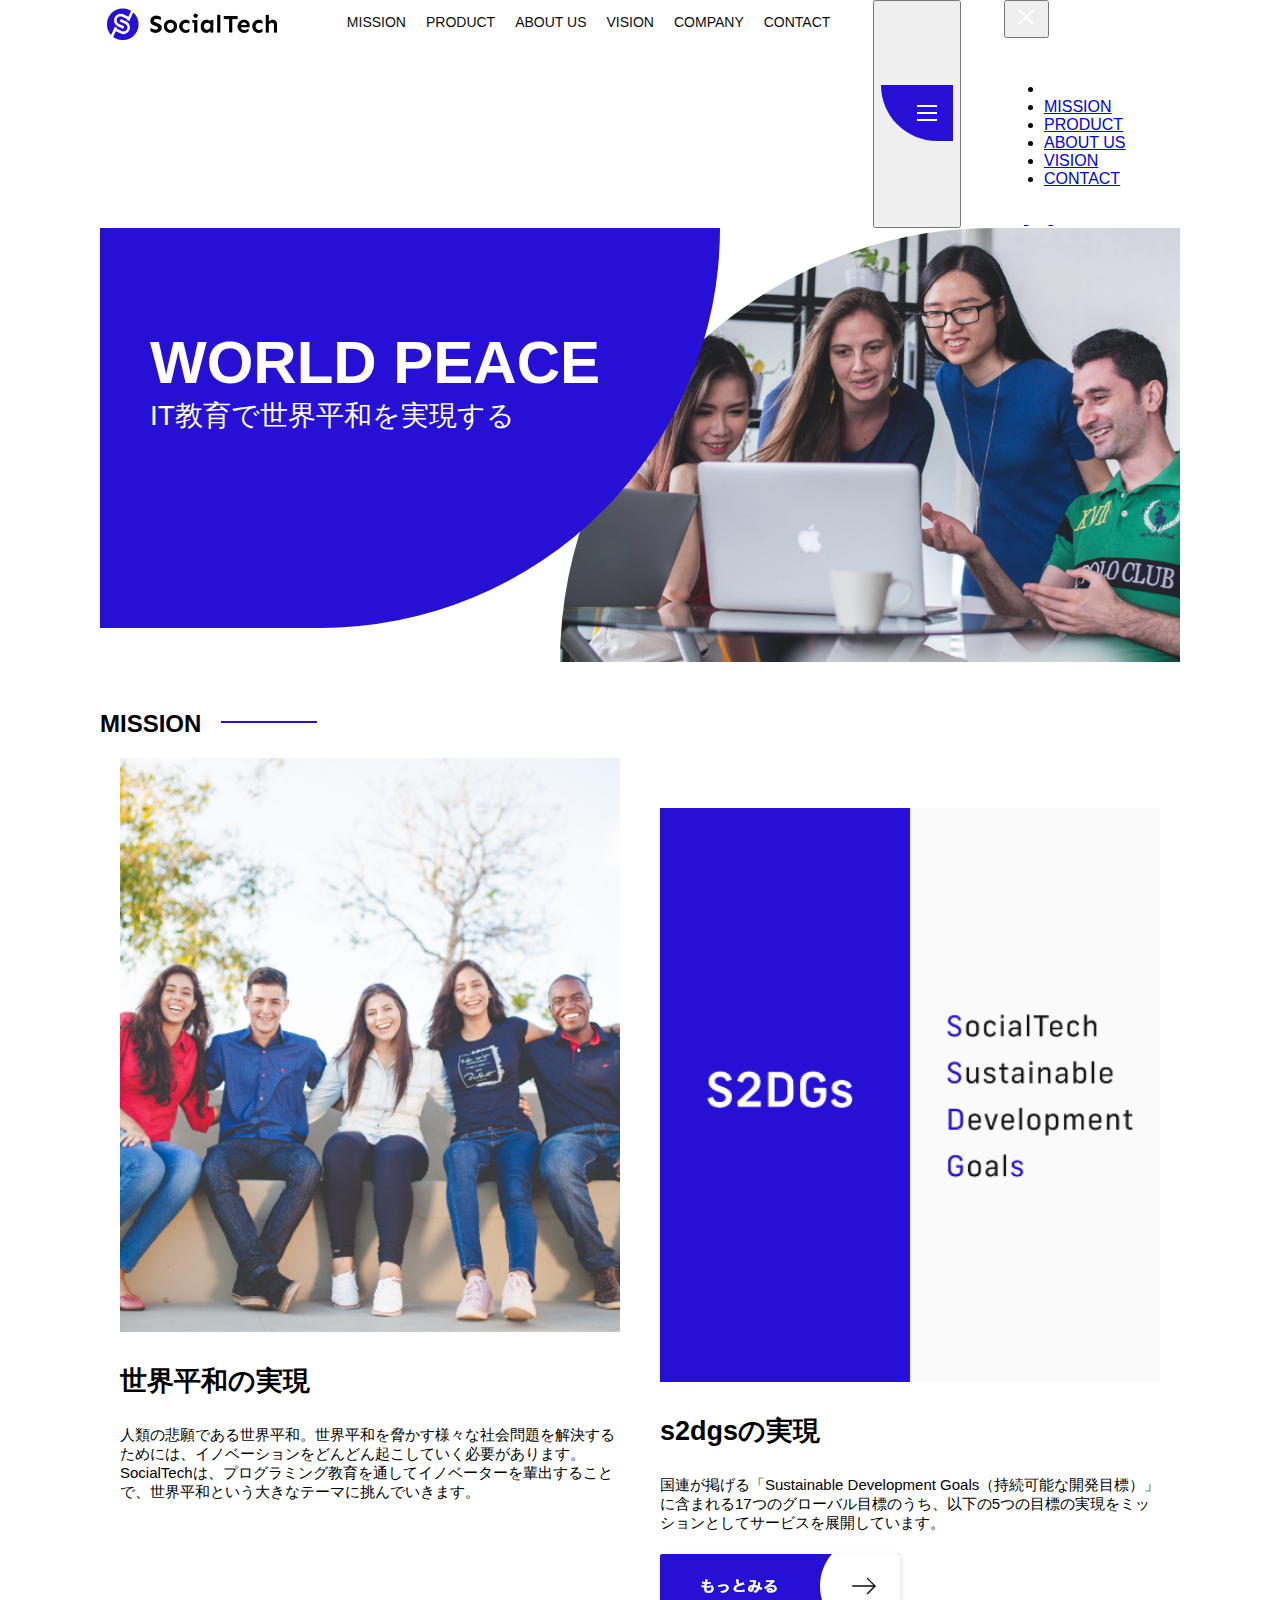
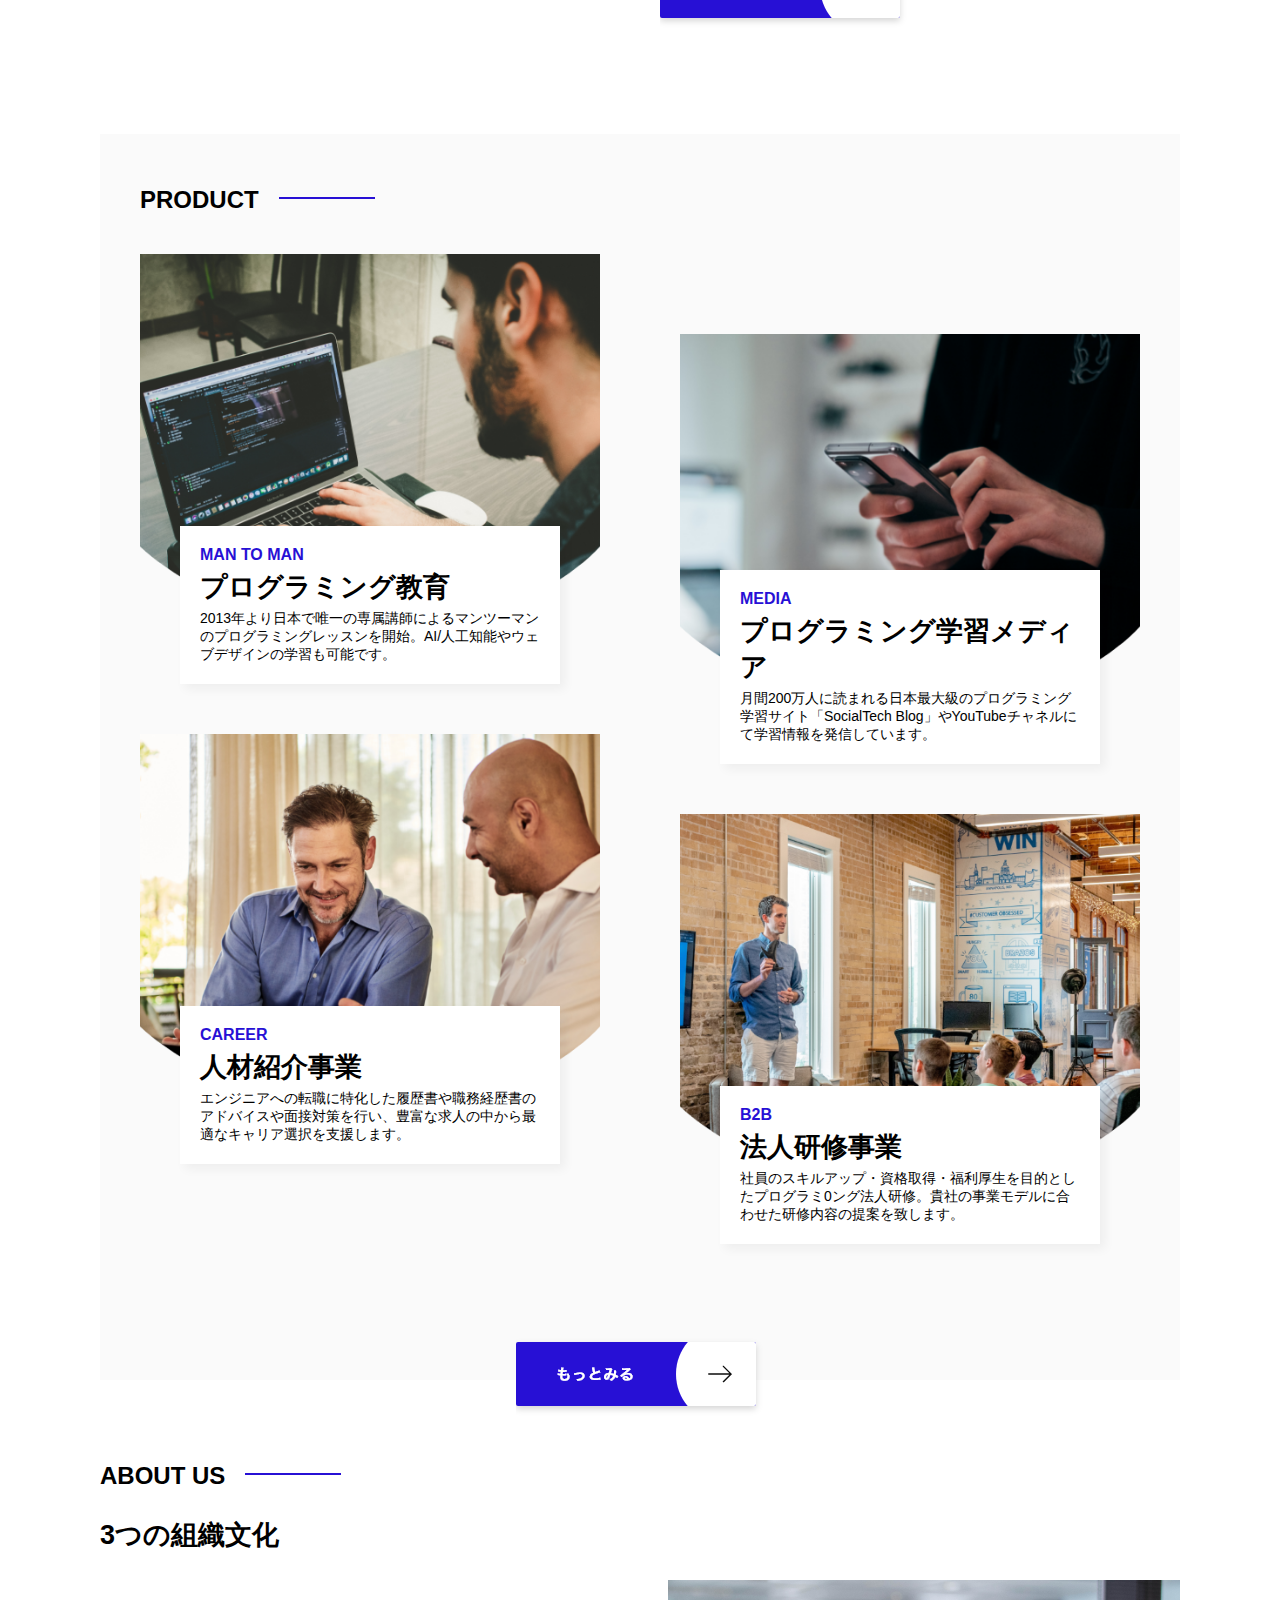
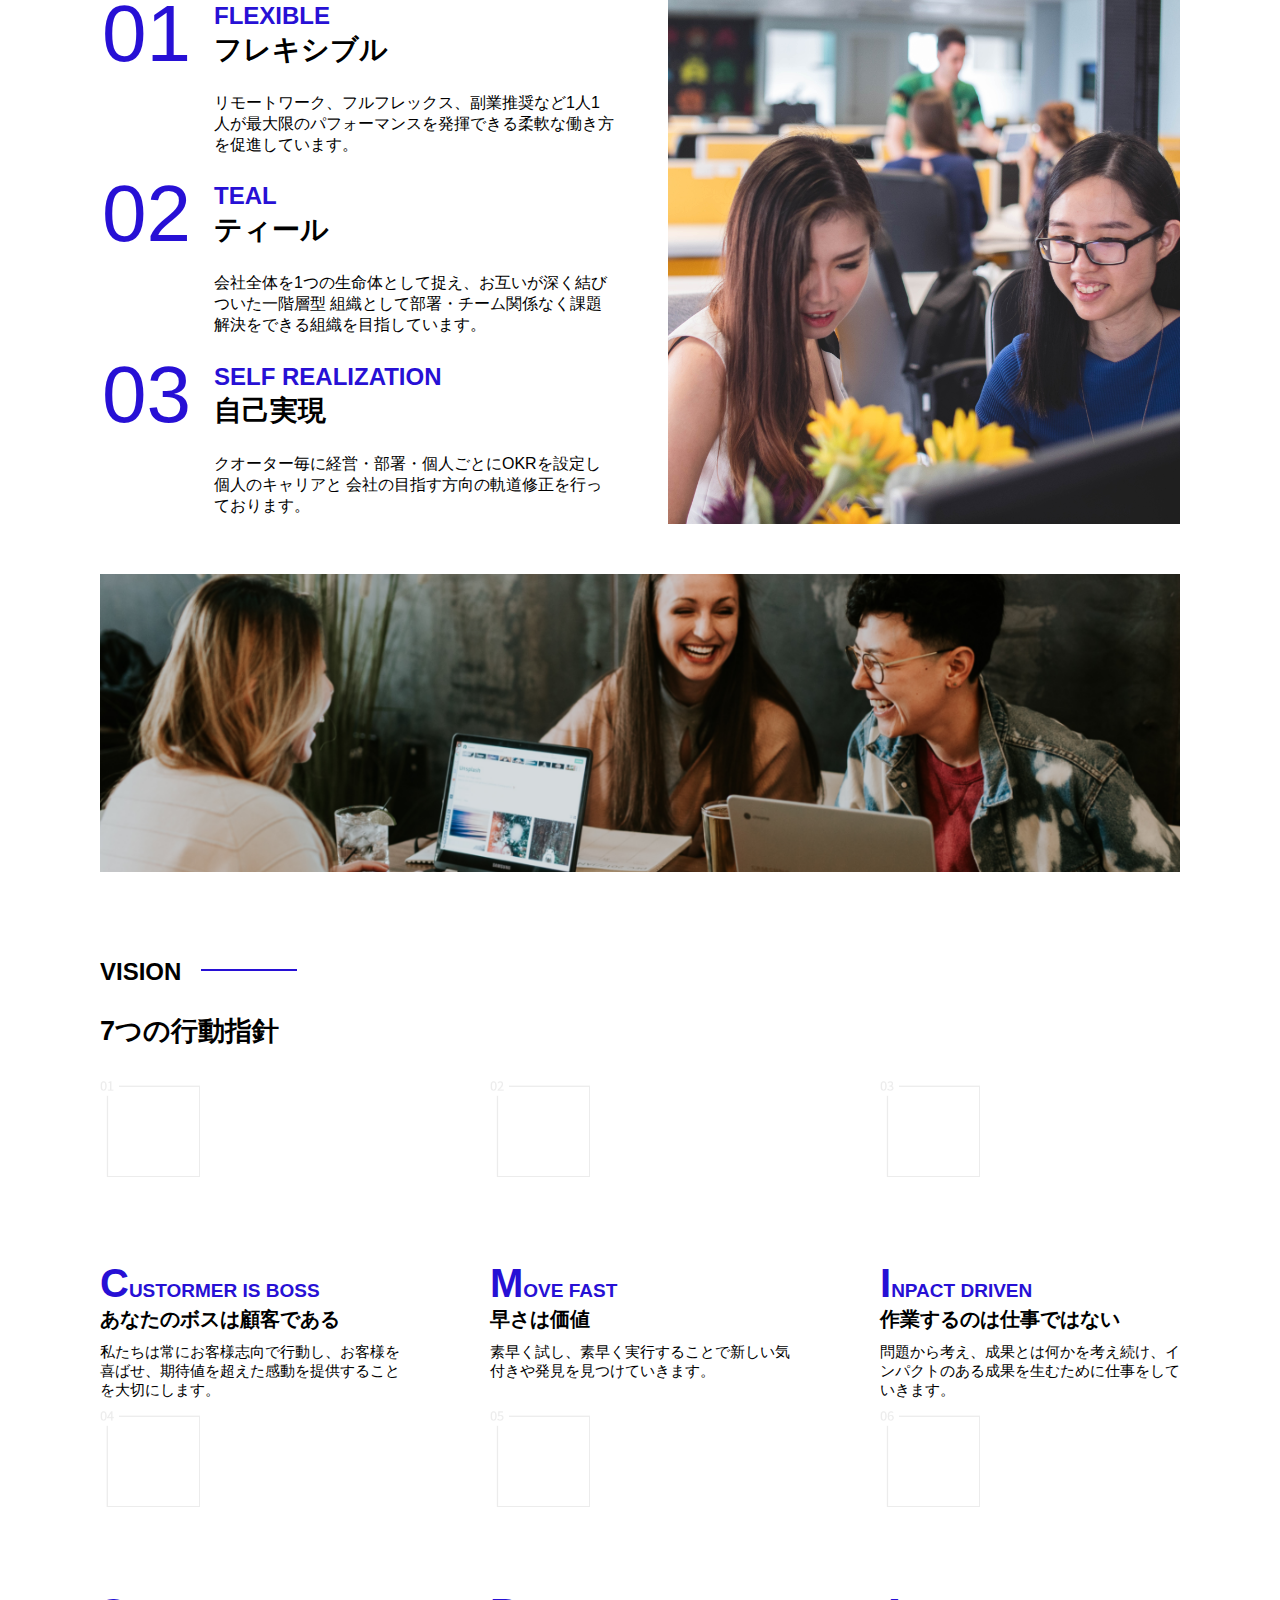
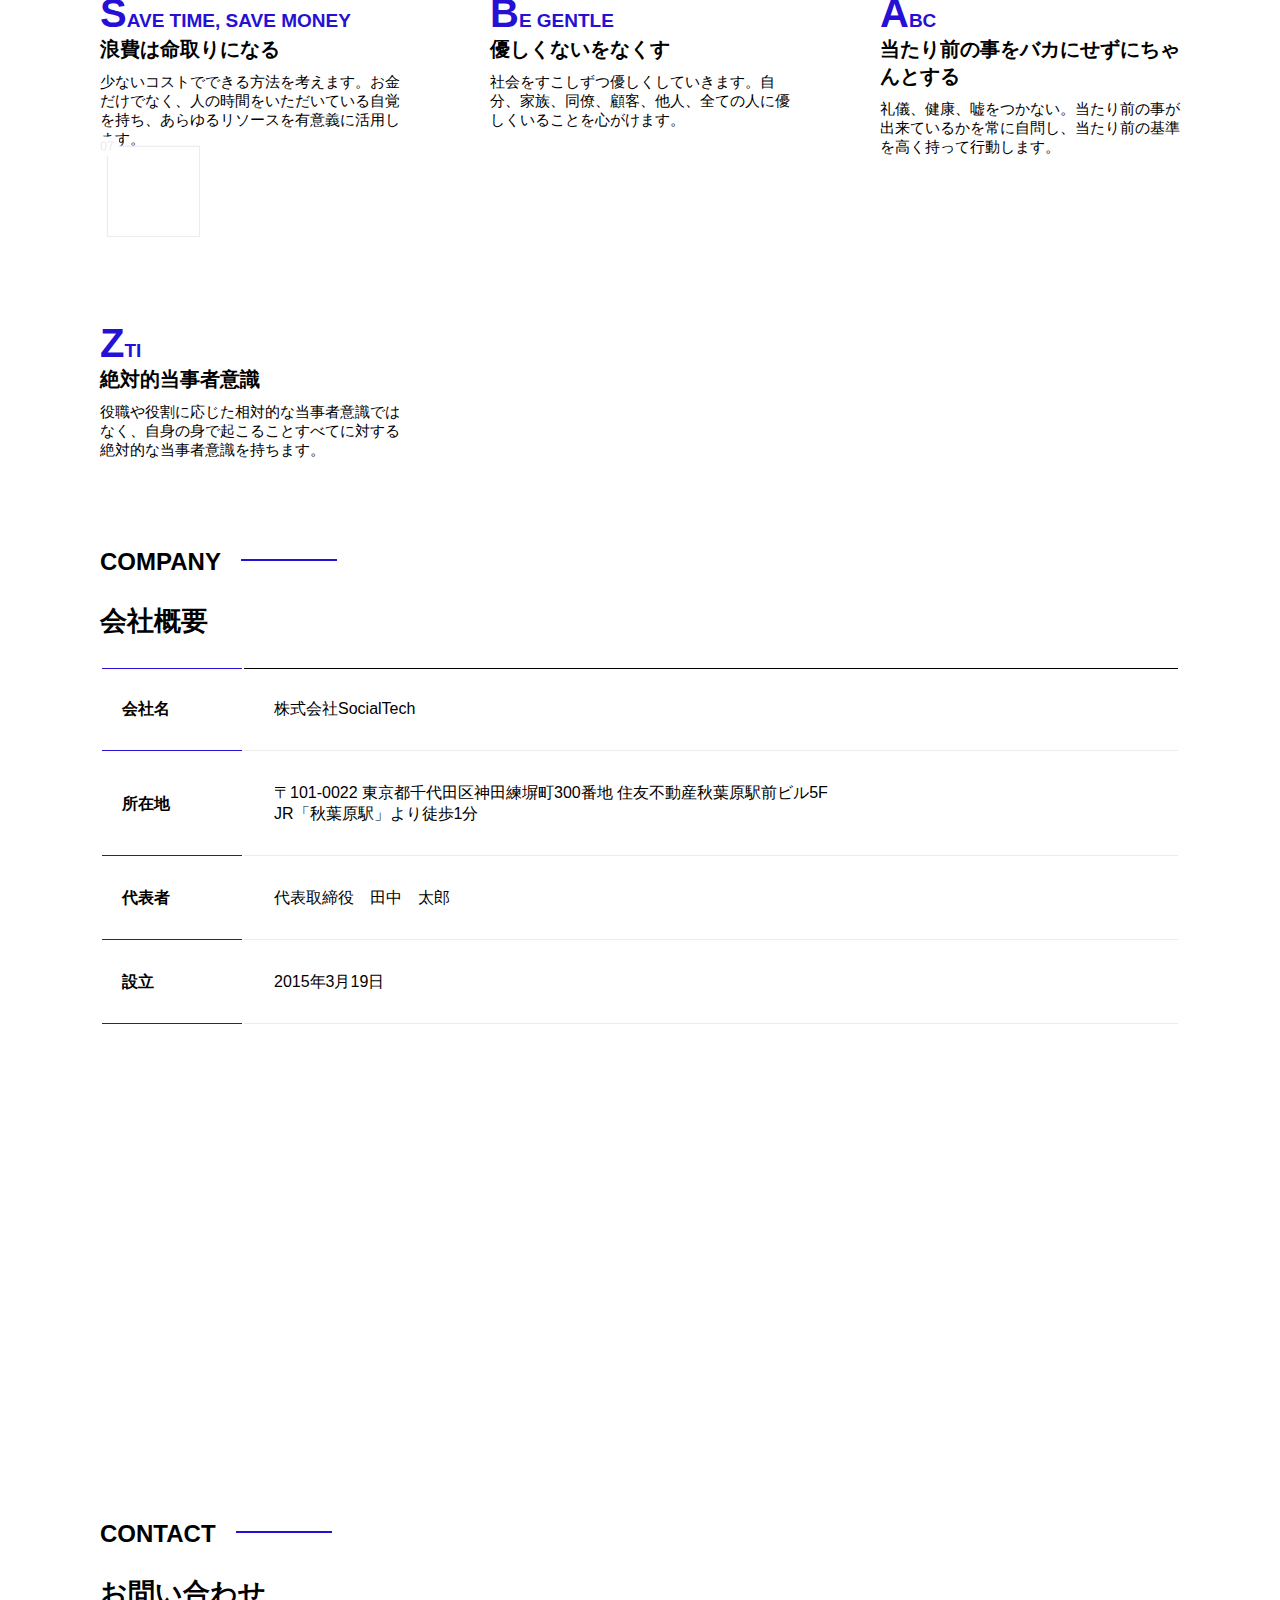
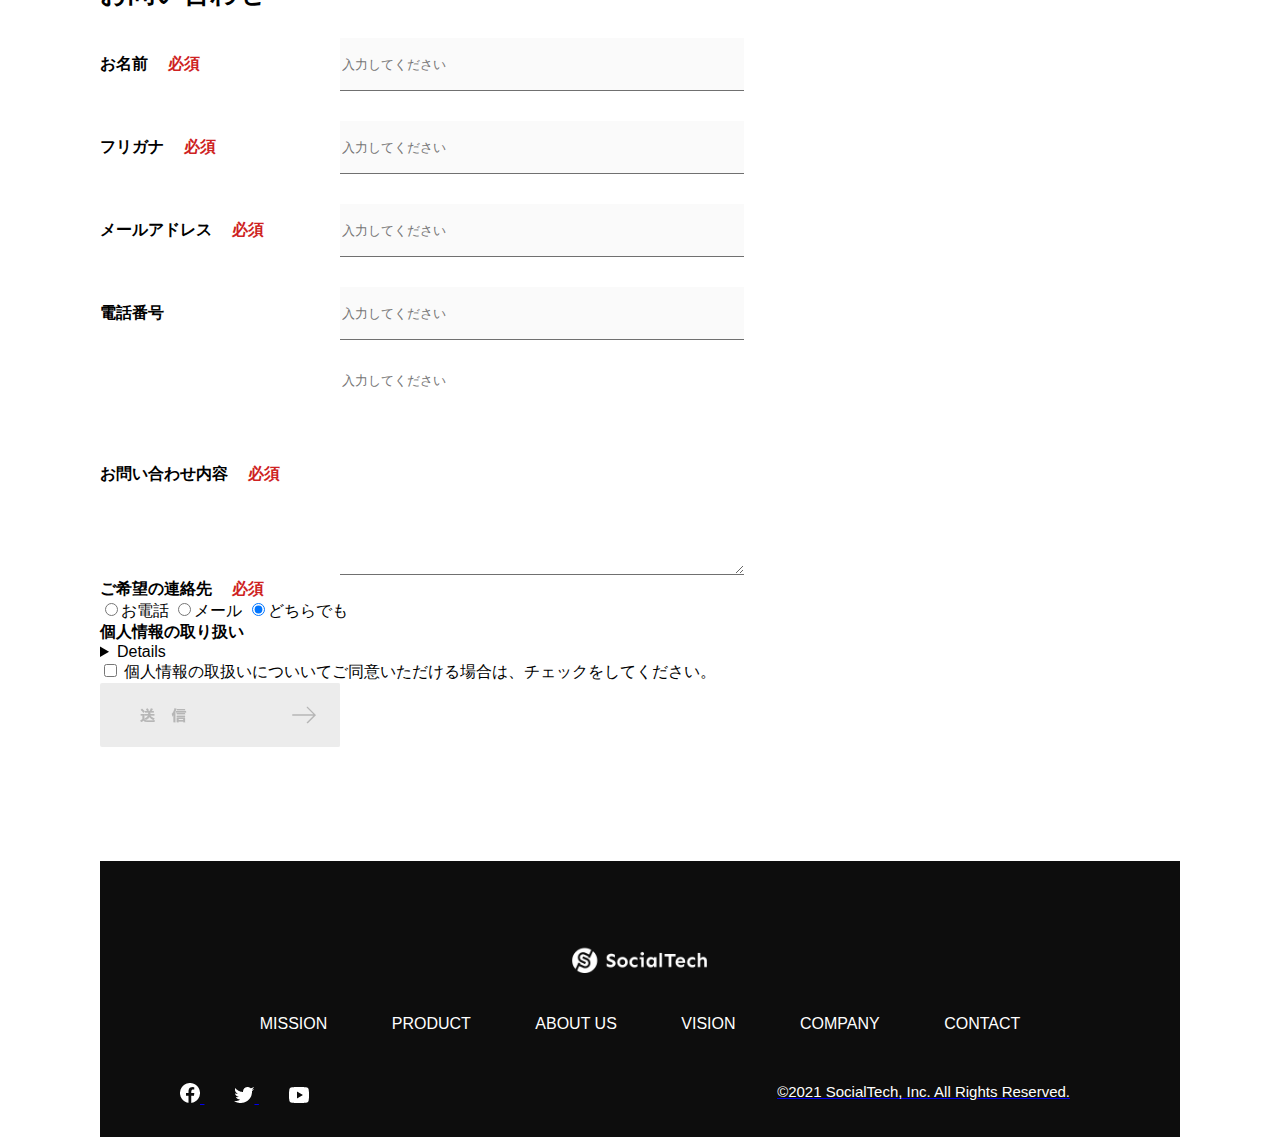
<file: socialteach/index.html>
<!DOCTYPE html>
<html>

<head>
  <title>SocialTech</title>
  <meta charset="utf-8">
  <meta name="description" content="SocialTechはEdTech業界のローカルカンパニーを目指します。">
  <meta name="viewport" content="width=device-width, initial-scale=1.0">
  <link rel="stylesheet" href="style.css">
</head>

<body>
  <header>
    <a href="index.html" id="logo">
      <img src="images/logo.png" alt="トップページに戻る">
    </a>


    <nav id="nav-pc">
      <ul>
        <li><a href="mission.html">MISSION</a></li>
        <li><a href="product.html">PRODUCT</a></li>
        <li><a href="index.html#aboutus">ABOUT US</a></li>
        <li><a href="index.html#vison">VISION</a></li>
        <li><a href="index.html#company">COMPANY</a></li>

        <li><a href="index.html#contact">CONTACT</a></li>
      </ul>
    </nav>


    <button id="menu-sp" onclick="document.getElementById('nav-sp').style.display ='block'">
      <img src="images/button-menu.png" alt="ナビゲーションを開く">
    </button>

    <div id="nav-sp">
      <button id="close" onclick="document.getElementById('nav-sp').style.display ='block'">
        <img src="images/button-close.png" alt="ナビゲーションを閉じる">
      </button>

      <nav>
        <ul>
          <li>
            <a id="logo-sp" href="index.html" onclick="document.getElementById('nav-sp').style.display='none'"><img
                src="images/logo-sp.png" alt="トップページに戻る"></a>
          </li>
          <li><a class="menu" href="mission.html"
              onclick="document.getElementById('nav-sp').style.display = 'none'">MISSION</a></li>
          <li><a class="menu" href="product.html"
              onclick="document.getElementById('nav-sp').style.display = 'none'">PRODUCT</a></li>
          <li><a class="menu" href="index.html#aboutus"
              onclick="document.getElementById('nav-sp').style.display = 'none'">ABOUT US</a></li>
          <li><a class="menu" href="index.html#vision"
              onclick="document.getElementById('nav-sp').style.display = 'none'">VISION</a></li>
          <li><a class="menu" href="index.html#contact"
              onclick="document.getElementById('nav-sp').style.display = 'none'">CONTACT</a></li>
        </ul>
      </nav>
      <div id="sns">
        <a href="https://www.facebook.com/sejuku2013">
          <img src="images/button-facebook.png" alt="facebookのリンク">
        </a>
        <a href="https://twtter.com/samuraijuku">
          <img src="images/button-twitter.png" alt="twtterのリンク">
        </a>
        <a href="https://www.youtube.com/channel/UCCFOQO5aDK0xXam4cUQXT8g">
          <img src="images/button-youtube.png" alt="YouTubeのリンク">
        </a>
      </div>
    </div>
  </header>
  <main>
    <article>
      <section id="main-visual">
        <div id="main-message">
          <h1>WORLD PEACE</h1>
          <p>IT教育で世界平和を実現する</p>
        </div>
        <img src="images/index/index-main.png" alt="PCの周りに集まる多国籍の仲間たち">
      </section>

      <section id="mission">
        <h2 class="index-h2">MISSION</h2>
        <div id="mission-flex">
          <div>
            <img id="mission-photo" src="images/index/index-mission.png" alt="屋外のベンチで写真を撮る多国籍の仲間たち">
            <h3>世界平和の実現</h3>
            <p>
              人類の悲願である世界平和。世界平和を脅かす様々な社会問題を解決するためには、イノベーションをどんどん起こしていく必要があります。SocialTechは、プログラミング教育を通してイノベーターを輩出することで、世界平和という大きなテーマに挑んでいきます。
            </p>
          </div>
          <div>
            <img id="s2dgs" src="images/index/s2dgs.png" alt="s2dgs">
            <h3>s2dgsの実現</h3>
            <p>国連が掲げる「Sustainable Development Goals（持続可能な開発目標）」に含まれる17つのグローバル目標のうち、以下の5つの目標の実現をミッションとしてサービスを展開しています。</p>
            <a href="mission.html">
              <img src="images/button-more.png" alt="もっと見る">
            </a>
          </div>
      </section>

      <section id="product">
        <h2 class="index-h2">PRODUCT</h2>
        <div class="product-flex">
          <div id="product-left">
            <div>
              <img class="product-photo" src="images/index/index-mantoman.png" alt="PCでコードを書く男性">
              <div class="product-explain">
                <span>MAN TO MAN</span>
                <h3>プログラミング教育</h3>
                <p>2013年より日本で唯一の専属講師によるマンツーマンのプログラミングレッスンを開始。AI/人工知能やウェブデザインの学習も可能です。</p>
              </div>
            </div>
            <div>
              <img class="product-photo" src="images/index/index-career.png" alt="笑顔で話し合う2人の男性">
              <div class="product-explain">
                <span>CAREER</span>
                <h3>人材紹介事業</h3>
                <p>エンジニアへの転職に特化した履歴書や職務経歴書のアドバイスや面接対策を行い、豊富な求人の中から最適なキャリア選択を支援します。</p>
              </div>
            </div>
          </div>
          <div id="product-right">
            <div>
              <img class="product-photo" src="images/index/index-media.png" alt="スマートフォンを操作する人">
              <div class="product-explain">
                <span>MEDIA</span>
                <h3>プログラミング学習メディア</h3>
                <p>月間200万人に読まれる日本最大級のプログラミング学習サイト「SocialTech Blog」やYouTubeチャネルにて学習情報を発信しています。</p>
              </div>
            </div>
            <div>
              <img class="product-photo" src="images/index/index-b2b.png" alt="講演中の男性とそれを聞く人々">
              <div class="product-explain">
                <span>B2B</span>
                <h3>法人研修事業</h3>
                <p>社員のスキルアップ・資格取得・福利厚生を目的としたプログラミ0ング法人研修。貴社の事業モデルに合わせた研修内容の提案を致します。</p>
              </div>
            </div>
          </div>
        </div>
        <div id="product-more">
          <a href="product.html">
            <img src="images/button-more.png" alt="もっと見る">
          </a>
        </div>
      </section>

      <section id="aboutus">
        <h2 class="index-h2">ABOUT US</h2>
        <h3>3つの組織文化</h3>
        <div>
          <table class="culture-table">
            <tr>
              <td class="culture-num">01</td>
              <th><span class="culture-en">FLEXIBLE</span><br>フレキシブル</th>
            </tr>
            <tr>
              <td>
              </td>
              <td class="culture-description">リモートワーク、フルフレックス、副業推奨など1人1人が最大限のパフォーマンスを発揮できる柔軟な働き方を促進しています。</td>
            </tr>
            <tr>
              <td class="culture-num">02</td>
              <th><span class="culture-en">TEAL</span><br>ティール</th>
            </tr>
            <tr>
              <td>
              </td>
              <td class="culture-description">会社全体を1つの生命体として捉え、お互いが深く結びついた一階層型 組織として部署・チーム関係なく課題解決をできる組織を目指しています。</td>
            </tr>
            <tr>
              <td class="culture-num">03</td>
              <th><span class="culture-en">SELF REALIZATION</span><br>自己実現</th>
            </tr>
            <tr>
              <td>
              </td>
              <td><span class="culture-description"></span>クオーター毎に経営・部署・個人ごとにOKRを設定し個人のキャリアと 会社の目指す方向の軌道修正を行っております。</td>
            </tr>
          </table>
          <img class="culuture-img" src="images/index/index-aboutus1.png" alt="笑顔で話し合う2人の女性">
        </div>
        <img class="culuture-img2" src="images/index/index-aboutus2.png" alt="笑顔で話し合う3人の男女">
      </section>

      <section id="vision">
        <h2 class="index-h2">VISION</h2>
        <h3>7つの行動指針</h3>
        <div>
          <div class="vision-box">
            <img src="images/index/vision-01.png" alt="01">
            <div>
              <h4>CUSTORMER IS BOSS </h4>
              <h5>あなたのボスは顧客である</h5>
              <p>私たちは常にお客様志向で行動し、お客様を喜ばせ、期待値を超えた感動を提供することを大切にします。</p>
            </div>
          </div>
          <div class="vision-box">
            <img src="images/index/vision-02.png" alt="02">
            <div>
              <h4>MOVE FAST</h4>
              <h5>早さは価値</h5>
              <p>素早く試し、素早く実行することで新しい気付きや発見を見つけていきます。</p>
            </div>
          </div>
          <div class="vision-box">
            <img src="images/index/vision-03.png" alt="03">
            <div>
              <h4>INPACT DRIVEN</h4>
              <h5>作業するのは仕事ではない</h5>
              <p>問題から考え、成果とは何かを考え続け、インパクトのある成果を生むために仕事をしていきます。</p>
            </div>
          </div>
          <div class="vision-box">
            <img src="images/index/vision-04.png" alt="04">
            <div>
              <h4>SAVE TIME, SAVE MONEY</h4>
              <h5>浪費は命取りになる</h5>
              <p>少ないコストでできる方法を考えます。お金だけでなく、人の時間をいただいている自覚を持ち、あらゆるリソースを有意義に活用します。</p>
            </div>
          </div>
          <div class="vision-box">
            <img src="images/index/vision-05.png" alt="05">
            <div>
              <h4>BE GENTLE</h4>
              <h5>優しくないをなくす</h5>
              <p>社会をすこしずつ優しくしていきます。自分、家族、同僚、顧客、他人、全ての人に優しくいることを心がけます。</p>
            </div>
          </div>
          <div class="vision-box">
            <img src="images/index/vision-06.png" alt="06">
            <div>
              <h4>ABC</h4>
              <h5>当たり前の事をバカにせずにちゃんとする</h5>
              <p>礼儀、健康、嘘をつかない。当たり前の事が出来ているかを常に自問し、当たり前の基準を高く持って行動します。</p>
            </div>
          </div>
          <div class="vision-box">
            <img src="images/index/vision-07.png" alt="07">
            <div>
              <h4>ZTI</h4>
              <h5>絶対的当事者意識</h5>
              <p>役職や役割に応じた相対的な当事者意識ではなく、自身の身で起こることすべてに対する絶対的な当事者意識を持ちます。</p>
            </div>
          </div>
        </div>
      </section>

      <section id="company">
        <h2 class="index-h2">COMPANY</h2>
        <h3>会社概要</h3>
        <table id="company-table">
          <tr>
            <th class="tableheader tableheader-first">会社名</th>
            <td class="cell cell-first">株式会社SocialTech</td>
          </tr>
          <tr>
            <th class="tableheader">所在地</th>
            <td class="cell">〒101-0022 東京都千代田区神田練塀町300番地 住友不動産秋葉原駅前ビル5F<br>JR「秋葉原駅」より徒歩1分</td>
          </tr>
          <tr>
            <th class="tableheader">代表者</th>
            <td class="cell">代表取締役　田中　太郎</td>
          </tr>
          <tr>
            <th class="tableheader">設立</th>
            <td class="cell">2015年3月19日</td>
          </tr>
        </table>
        <iframe
          src="https://www.google.com/maps/embed?pb=!1m18!1m12!1m3!1d3240.0686781123272!2d139.7720776750484!3d35.69992752894787!2m3!1f0!2f0!3f0!3m2!1i1024!2i768!4f13.1!3m3!1m2!1s0x60188fee13660e23%3A0x77137876edf742ac!2z5L2P5Y-L5LiN5YuV55Sj56eL6JGJ5Y6f6aeF5YmN44OT44Or!5e0!3m2!1sja!2sjp!4v1764920930206!5m2!1sja!2sjp"
          width="600" height="450" style="border:0;" allowfullscreen="" loading="lazy"
          referrerpolicy="no-referrer-when-downgrade">
        </iframe>
      </section>
      <section id="contact">
        <h2 class="index-h2">CONTACT</h2>
        <h3>お問い合わせ</h3>
        <form>
          <div>
            <div class="contact-heading">
              <label class="contact-label">お名前<span class="contact-span">必須</span></label>
            </div>
            <div>
              <input type="text" name="name" placeholder="入力してください" class="contact-textbox">
            </div>
          </div>
          <div>
            <div class="contact-heading">
              <label class="contact-label">フリガナ<span class="contact-span">必須</span></label>
            </div>
            <div>
              <input type="text" name="hurigana" placeholder="入力してください" class="contact-textbox">
            </div>
          </div>
          <div>
            <div class="contact-heading">
              <label class="contact-label">メールアドレス<span class="contact-span">必須</span></label>
            </div>
            <div>
              <input type="text" name="email" placeholder="入力してください" class="contact-textbox">
            </div>
          </div>
          <div>
            <div class="contact-heading">
              <label class="contact-label">電話番号</label>
            </div>
            <div>
              <input type="text" name="tel" placeholder="入力してください" class="contact-textbox">
            </div>
          </div>
          <div>
            <div class="contact-heading">
              <label class="contact-label">お問い合わせ内容<span class="contact-span">必須</span></label>
            </div>
            <div>
              <textarea class="contact-textarea" placeholder="入力してください" name="message"></textarea>
            </div>
            <div>
              <div class="contact-heading">
                <label class="contact-label">ご希望の連絡先<span class="contact-span">必須</span></label>
              </div>
              <div>
                <input class="radiobutton" type="radio" value="tel" name="contact" checked><label>お電話</label>
                <input class="radiobutton" type="radio" value="mail" name="contact" checked><label>メール</label>
                <input class="radiobutton" type="radio" value="both" name="contact" checked><label>どちらでも</label>
              </div>
              <div>
                <div class="contact-heading">
                  <label class="contact-label">個人情報の取り扱い</label>
                </div>
                <div>
                  <details>
                    <sumary>お問い合わせフォームの個人情報の取り扱いについて</sumary>
                    <div>
                      <dl>
                        <dt>１．組織の名称又は氏名</dt>
                        <dd>株式会社SocialTech</dd>
                        <dt>２．個人情報保護管理者（若しくはその代理人）の氏名又は職名、所属及び連絡先</dt>
                        <dd>
                          <p>鈴木 一郎 コーポレート部</p>
                          <p>メールアドレス：samurai@example.com</p>
                          <p>TEL：03-1234-5678</p>
                        </dd>
                        <dt>３．個人情報の利用目的</dt>
                        <dd>
                          <ul>
                            <li>本サービス及び本サービスに関連する情報の提供又はそれらに関する連絡のため</li>
                            <li>ユーザーの本人確認のため</li>
                            <li>当社サービスのご案内のため</li>
                            <li>当社の商品等の広告または宣伝（電子メールによるものを含むものとします。）</li>
                          </ul>
                        </dd>
                        <dt>４．個人情報の取り扱い業務の委託</dt>
                        <dd>
                          個人情報の取扱業務の全部または一部を外部に業務委託する場合があります。その際、弊社は、個人情報を適切に保護できる管理体制を敷き実行していることを条件として委託先を厳選したうえで、機密保持契約を委託先と締結し、お客様の個人情報を厳密に管理させます。
                        </dd>
                        <dt>５．個人情報の開示等の請求</dt>
                        <dd>
                          お客様は、弊社に対してご自身の個人情報の開示等（利用目的の通知、開示、内容の訂正・追加・削除、利用の停止または消去、第三者への提供の停止）に関して、当社問合わせ窓口に申し出ることができます。<br>
                          その際、弊社はお客様ご本人を確認させていただいたうえで、合理的な期間内に対応いたします。<br>
                          なお、個人情報に関する弊社問合わせ先は、次の通りです。
                        </dd>
                        <dd>
                          <p>株式会社SocialTech　個人情報問合せ窓口</p>
                          <p>〒150-0043　東京都千代田区神田練塀町300番地 住友不動産秋葉原駅前ビル5F</p>
                          <p>メールアドレス：samurai@example.com　TEL：03-1234-5678</p>
                        </dd>
                        <dt>６．個人情報を提供されることの任意性について</dt>
                        <dd>お客様がご自身の個人情報を弊社に提供されるか否かは、お客様のご判断によりますが、もしご提供されない場合には、適切なサービスが提供できない場合がありますので予めご了承ください。
                        </dd>
                      </dl>
                    </div>
                  </details>
                  <input type="checkbox" name="agree">
                  <span>個人情報の取扱いについいてご同意いただける場合は、チェックをしてください。</span>
                </div>
              </div>
              <input type="image" src="images/button-submit.png" alt="送信する">
        </form>
      </section>

    </article>
  </main>

  <footer>
    <div id="footer-logo">
      <img src="images/logo-sp.png" alt="SocialTech">
    </div>
    <div>
      <div id="footer-link">
        <a href="mission.html">MISSION</a>
        <a href="product.html">PRODUCT</a>
        <a href="index.html#aboutus">ABOUT US</a>
        <a href="index.html#vision">VISION</a>
        <a href="index.html#company">COMPANY</a>
        <a href="index.html#contact">CONTACT</a>
      </div>
    </div>
    <div id="sns-footer">
      <div class="sns-dtms">
        <a href="https://www.facebook.com/sejuku2013"><img src="images/button-facebook.png" alt="facebookのリンク">
          <a href="https://www.twtter.com/samuraijuku"><img src="images/button-twitter.png" alt="twtterのリンク">
            <a href="https://www.youtube.com/channel/UCCFOQO5aDK0xXam4cUQXT8g"><img src="images/button-youtube.png"
                alt=YouTubeのリンク">
      </div>
      <p id="copyright">&copy;2021 SocialTech, Inc. All Rights Reserved.</p>
    </div>
  </footer>

</body>

</html>
</file>
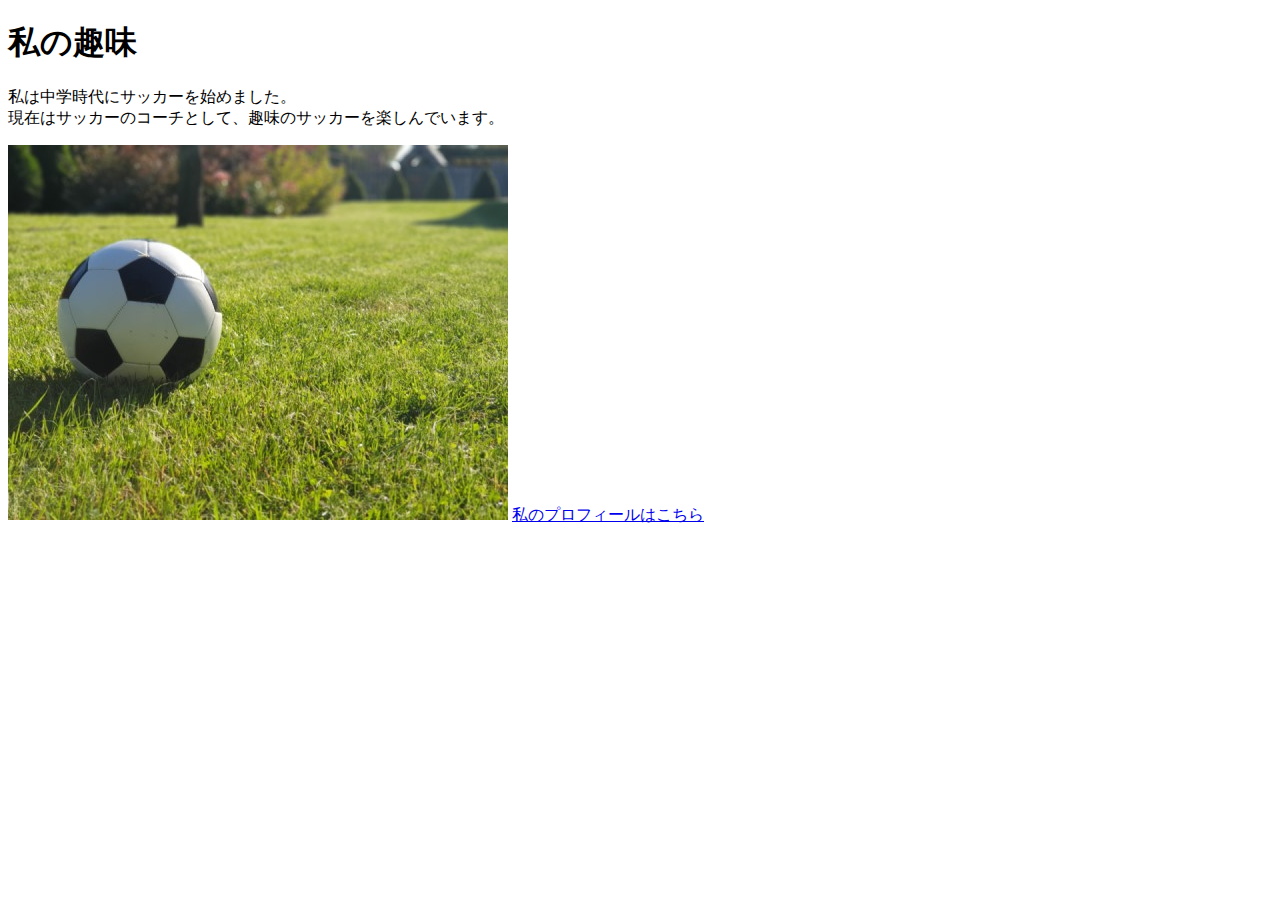
<file: kadai_005/kadai_005.html>
<!DOCTYPE html>
  <html>
    <head>
      <title>５章課題</title>
      <meta name="discription" content="このページは５章の課題です。">
      <meta charset="UTF-8">
    </head>
    <body>
      <h1>私の趣味</h1>
      <p>私は中学時代にサッカーを始めました。<br>
        現在はサッカーのコーチとして、趣味のサッカーを楽しんでいます。
      </p>
        <img src="images/sample.jpg" alt="画像">
        <a href="https://x.com/samuraijuku">私のプロフィールはこちら</a>
</body>
</html>
</file>
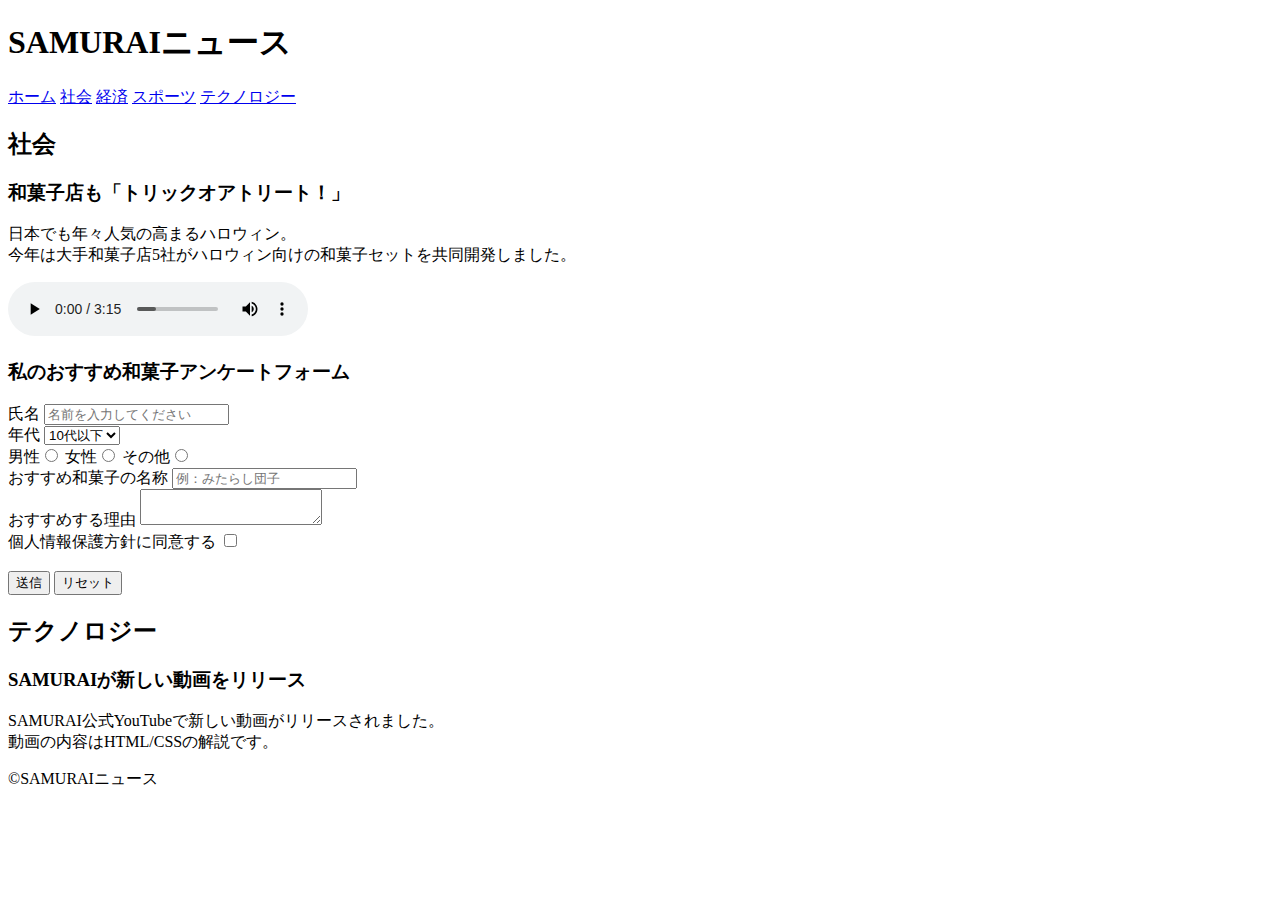
<file: kadai_008/kadai_008.html>
<!DOCTYPE html>
<html>

<head>
  <title>8章課題</title>
  <meta name="discription" content="このページは8章の課題です。">
  <meta charset="UTF-8">
</head>

<body>
  <header>
    <h1>SAMURAIニュース</h1>
    <nav>
      <a href="layout.html">ホーム</a>
      <a href="https://www.google.com">
        <a href="https://www.google.com">社会</a>
        <a href="https://www.google.com">経済</a>
        <a href="https://www.google.com">スポーツ</a>
        <a href="https://www.google.com">テクノロジー</a>
    </nav>
  </header>
  <main>
    <article>
      <h2>社会</h2>
      <saction>
        <h3>和菓子店も「トリックオアトリート！」</h3>
        <p>日本でも年々人気の高まるハロウィン。
          <br>
          今年は大手和菓子店5社がハロウィン向けの和菓子セットを共同開発しました。
        </p>
        <audio src="ichi.mp3" controls></audio>
      </saction>
      <h3>私のおすすめ和菓子アンケートフォーム</h3>
      <form>
        <label>氏名</label>
        <input type="text" placeholder="名前を入力してください">
        <br>

        <label>年代</label>
        <select>
          <option>10代以下</option>
          <option>20代</option>
          <option>30代</option>
          <option>40代以上</option>
        </select>
        <br>

        <label>男性</label><input type="radio" name="gender">
        <label>女性</label><input type="radio" name="gender">
        <label>その他</label><input type="radio" name="gender">
        <br>

        <label>おすすめ和菓子の名称</label>


        <input taype="text" placeholder="例：みたらし団子">
        <br>

        <label>おすすめする理由</label>
        <textarea></textarea>
        <br>

        <lavel>個人情報保護方針に同意する</lavel>
        <input type="checkbox">
        <br>
        <br>

        <input type="submit" value="送信">
        <input type="reset" value="リセット"> 
        </select>
      </form>
      </section>
    </article>
    <article>
      <h2>テクノロジー</h2 />
      <section>
        <h3>SAMURAIが新しい動画をリリース</h3>
        <p></p>SAMURAI公式YouTubeで新しい動画がリリースされました。
          <br>
          動画の内容はHTML/CSSの解説です。
        </p>
      </section>
    </article>
  </main>
  <footer>
    <p>&copy;SAMURAIニュース</p>
  </footer>
</body>
</file>
<file: socialteach/style.css>
/* PC、スマホ共通スタイル*/
  {
  box-sizing: border-box;
}

p {
  font-size: 15px;
}

body {
  max-width: 1080px;
  margin: 0 auto 0 auto;
  font-family: "Sorce Sans Pro", "Hiragino Kaku Gothic Pro", Meiryo, Arial, sans-serif;
}

header {
  display: flex;
  justify-content: space-between;
}

#nav-pc {
  font-size: 14px;
}

#nav-pc ul {
  display: flex;
  padding-left: 0px;
}

#nav-pc ul {
  list-style: none;
}

#nav-pc a {
  text-decoration: none;
  margin-left: 20px;
  color: #0d0d0d;
}

#nav-pc a:hover {
  text-decoration: underline;
}

#main-visual {
  position: relative;
  height: 400px;
}

#main-message {
  position: absolute;
  top: 0;
  left: 0;
  background-color: #2710d5;
  color: #ffffff;
  border-radius: 0 0 476px 0;
  max-width: 620px;
  height: 100%;
  width: 100%;
  z-index: 11;
}

#main-message>h1 {
  font-size: 60px;
  margin: 100px 0 0 50px;
}

#main-message>p {
  font-size: 28px;
  margin: 0 0 0 50px;
}

#main-visual>img {
  max-width: 620px;
  border-radius: 476px 0 0 0;
  position: absolute;
  top: 0;
  right: 0;
  z-index: 10;
}

h2 {
  margin: 40px 0 0 0;
}

h2::after {
  content: url("images/line.png");
  margin: 20px;
}

h3 {
  font-size: 27px;
}

#mission {
  margin: 80px auto 80px auto;
}

#mission-flex {
  display: flex;
}

#mission-flex>div {
  width: 50%;
  margin: 20px;
}

#mission-photo {
  width: 100%;
}

#s2dgs {
  margin-top: 50px;
  width: 100%;
}

#product {
  background-color: #fafafa;
  margin: 80px 0 80px 0;
  padding: 10px 40px 0 40px;
}

#product .product-flex {
  margin-top: 40px;
  display: flex;
}

#product-left {
  width: 50%;
  margin-right: 20px;
}

#product-right {
  width: 50%;
  margin-left: 20px;
  margin-top: 80px;
}

#product-left>div {
  position: relative;
  height: 480px;
  margin-right: 20px;
}

#product-right>div {
  position: relative;
  height: 480px;
  margin-left: 20px;
}

.product-photo {
  width: 100%;
}

.product-explain {
  background-color: #ffffff;
  position: absolute;
  left: 0px;
  bottom: 50px;
  margin: 0 40px 0 40px;
  padding: 20px;
  box-shadow: 5px 5px 10px rgba(0, 0, 0, 0.05);
}

.product-explain>span {
  color: #2710d5;
  font-weight: bold;
  font-size: 16px;
  margin: 0px;
}

.product-explain>h3 {
  margin: 5px 0 5px 0;
}

.product-explain>p {
  font-size: 14px;
  margin: 0px;
}

#product-more {
  text-align: center;
}

#product-more a {
  position: relative;
  bottom: -42px;
}


#aboutus {
  margin: 80px auto 80px auto;
}

#aboutus>div {
  display: flex;
}

.culture-img {
  width: 50%;
  align-self: flex-start;
}

.culuture-img2 {
  margin-top: 50px;
  width: 100%;
}

.culture-table {
  margin-right: 50px;
}

.culture-num {
  font-size: 80px;
  color: #2710d5;
  padding: 0 20px 0 0;
}

.culture-table th {
  text-align: left;
  font-size: 28px;
  font-weight: bold;
}

.culture-en {
  color: #2710d5;
  font-size: 24px;
}

.culture-description {
  margin: 0;
}


#vision {
  margin: 80px auto 80px auto;
}

#vision>div {
  display: flex;
  justify-content: space-between;
  flex-wrap: wrap;
}

.vision-box {
  width: 300px;
  height: 300px;
  margin-bottom: 30px;
  position: relative;
}

.vision-box>img {
  width: 100px;
  position: relative;
  z-index: 30;
}

.visition-box>div {
  position: absolute;
  top: 0;
  left: 0;
  z-index: 31;
  margin-right: 20px;
}

.vision-box>div>h4 {
  color: #2710d5;
  font-size: 19px;
  margin: 80px 0 0 0;
}

.vision-box>div>h4::first-letter {
  font-size: 40px;
}

.vision-box>div>h5 {
  font-size: 20px;
  margin: 0 0 0 0;
}

.vision-box>div p {
  margin: 10px 0;
}


#company {
  margin: 80px auto 80px auto;
}

#company-table {
  width: 100%;
}

.tableheader {
  text-align: left;
  padding: 20px;
  border-bottom-color: #2710d5;
  border-bottom-width: 1px;
  border-bottom-style: solid;
  width: 100px;
}

.tableheader-first {
  border-top-color: #2710d5;
  border-top-width: 1px;
  border-top-style: solid;
}

.cell {
  padding: 30px;
  border-bottom-color: #ececec;
  border-bottom-width: 1px;
  border-bottom-style: solid;
}

.cell-first {
  border-top-color: ececec;
  border-top-width: 1px;
  border-top-style: solid;
}

#company>iframe {
  width: 100%;
  height: 368px;
  margin-top: 40px;
}

#contact {
  margin: 80px auto 80px auto;
}

#contact>form>div {
  display: flex;
  flex-direction: row;
  flex-wrap: wrap;
  padding-bottom: 30px;
}


.contact-heading {
  width: 240px;
  align-self: center;
}

.contact-label {
  font-weight: bold;
}

.contact-span {
  color: #ce2222;
  margin: 0 0 0 20px;
  font-weight: bold;
}

.contact-textbox {
  border-top: 0px;
  border-left: 0px;
  border-right: 0px;
  border-bottom-width: 1px;
  border-bottom-color: #707070;
  border-style: solid;
  background-color: #fafafa;
  width: 400px;
  height: 50px;
}

.contact-textarea {
  border-top: 0px;
  border-left: 0px;
  border-right: 0px;
  border-bottom-width: 1px;
  border-bottom-color: #707070;
  width: 400px;
  height: 200px;
}

#contact dt {
  font-weight: bold;
}

#contact dd {
  margin: 0 0 16px 0;
}

#contact dd p {
  margin: 0;
}

#contact ul {
  padding-left: 0;
}

#contact dd li {
  margin-bottom: 0;
  list-style-type: none;
}


footer {
  background-color: #0d0d0d;
  text-align: center;
  padding: 80px 80px 30px 80px;
}

#footer-logo {
  margin-bottom: 30px;
}

#footer-link {
  margin-bottom: 50px;
}

#footer-link>a {
  text-decoration: none;
  margin: 30px;
  color: #ffffff;
}

#footer-link>a:hover {
  text-decoration: underline;
}

#sns-footer {
  display: flex;
  justify-content: space-between;
}

#sns-footer a {
  margin-right: 30px;
}

#copyright {
  color: #ffffff;
  margin: 0;
}


@media screen and (max-width: 767px) {
  #nav-pc {
    display: none;
  }

  #menu-sp {
    display: block;
    background-color: transparent;
    float: right;
    padding: 0;
    border: none;
  }

  #nav-sp {
    background-color: #2710d5;
    position: fixed;
    left: 0;
    top: 0;
    height: 100%;
    width: 100%;
    display: none;
    z-index: 100;
  }

  #close {
    position: absolute;
    top: 20px;
    right: 20px;
    background-color: transparent;
    border: none;
  }

  #nav-sp nav ul {
    padding-left: 0;
  }

  #nav-sp nav li {
    list-style: 0;
  }

  #logo-sp {
    margin: 80px 0 30px 20px;
  }

  #nav-sp nav a {
    display: block;
    color: #ffffff;
  }

  #nav-sp nav a:hover {
    text-decoration: underline;
  }

  #nav-sp .menu {
    text-decoration: none;
    margin: 0 20px 0 20px;
    height: 44px;
    font-size: 16px;
    background-image: url("images/arrow.png");
    background-repeat: no-repeat;
    background-position: right top;
  }

  #sns {
    position: absolute;
    left: 20px;
    bottom: 20px;
  }

  #sns>a {
    margin-right: 30px;
  }
}
</file>
